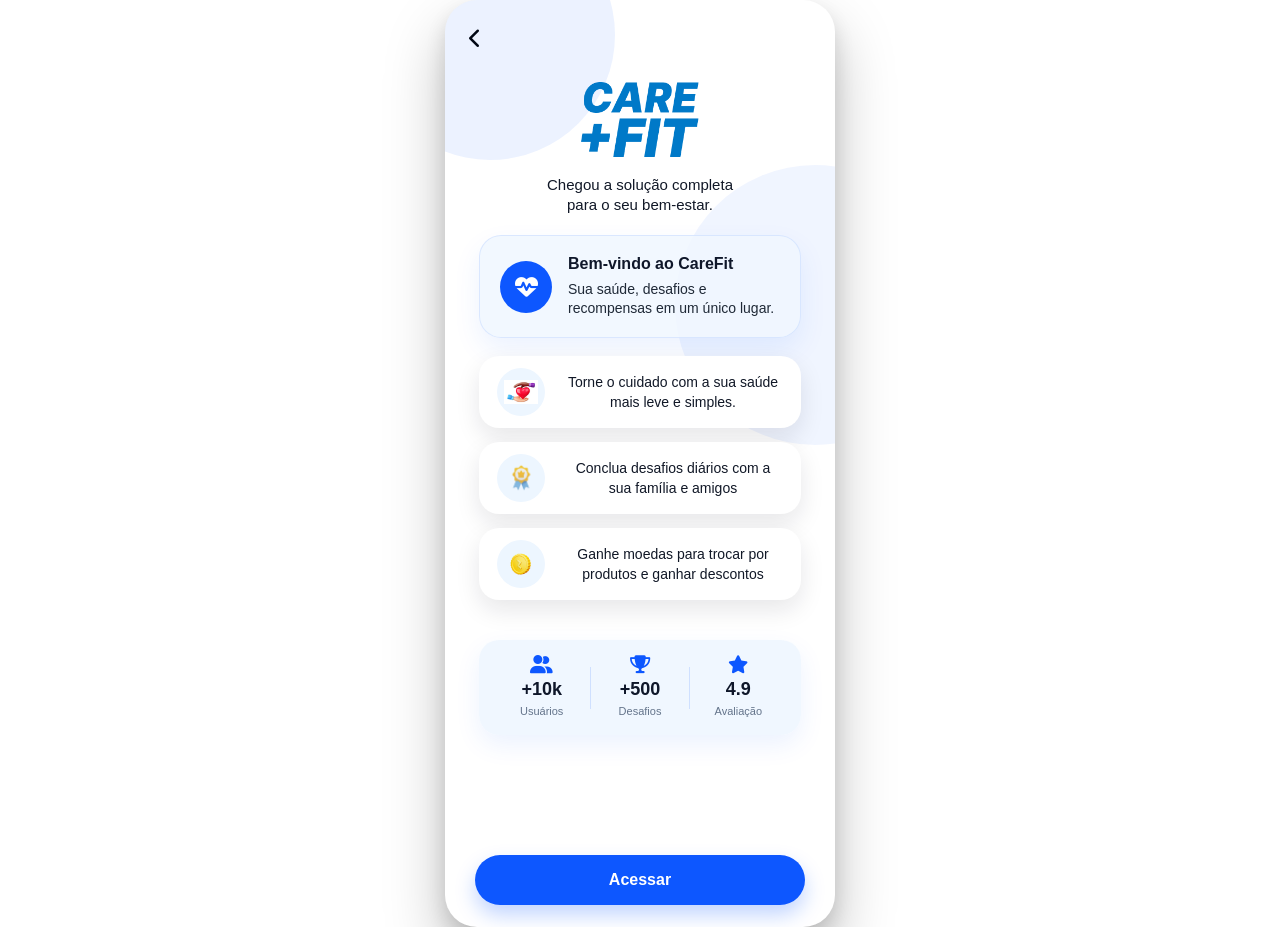
<file: pages/beneficios.html>
<!DOCTYPE html>
<html lang="pt-br">

<head>
    <meta charset="UTF-8">
    <meta name="viewport" content="width=device-width, initial-scale=1.0">

    <link rel="stylesheet" href="../assets/css/reset.css">
    <link rel="stylesheet" href="../assets/css/bootstrap.min.css">
    <link rel="stylesheet" href="https://cdnjs.cloudflare.com/ajax/libs/font-awesome/6.5.0/css/all.min.css">

    <link rel="stylesheet" href="../assets/css/global.css">
    <link rel="stylesheet" href="../assets/css/beneficios.css">

    <title>Benefícios</title>
</head>

<body>

    <div class="app-screen permission-page">

        <header class="permission-header">

            <a href="../index.html" class="back-arrow" aria-label="Voltar para a home">
                <i class="fa-solid fa-chevron-left"></i>
            </a>

        </header>

        <main class="permission-content">

            <img src="../assets/images/global/logos/carefitazul.png" class="permission-logo" alt="Care Fit">

            <p class="permission-subtitle">
                Chegou a solução completa<br>
                para o seu bem-estar.
            </p>

            <section class="welcome-card">
                <div class="welcome-icon">
                    <i class="fa-solid fa-heart-pulse"></i>
                </div>

                <div>
                    <h2>Bem-vindo ao CareFit</h2>
                    <p>Sua saúde, desafios e recompensas em um único lugar.</p>
                </div>
            </section>

            <section class="benefits-list">

                <div class="benefit-card">
                    <div class="benefit-icon">
                        <img src="../assets/images/global/cuidado.png" alt="Cuidado">
                    </div>
                    <p>Torne o cuidado com a sua saúde mais leve e simples.</p>
                </div>

                <div class="benefit-card">
                    <div class="benefit-icon">
                        <img src="../assets/images/global/medalha.png" alt="Medalha">
                    </div>
                    <p>Conclua desafios diários com a sua família e amigos</p>
                </div>

                <div class="benefit-card">
                    <div class="benefit-icon">
                        <img src="../assets/images/global/moeda.png" alt="Moeda">
                    </div>
                    <p>Ganhe moedas para trocar por produtos e ganhar descontos</p>
                </div>

            </section>

            <section class="stats-card">

                <div class="stat-item">
                    <i class="fa-solid fa-user-group"></i>
                    <strong>+10k</strong>
                    <span>Usuários</span>
                </div>

                <div class="stat-divider"></div>

                <div class="stat-item">
                    <i class="fa-solid fa-trophy"></i>
                    <strong>+500</strong>
                    <span>Desafios</span>
                </div>

                <div class="stat-divider"></div>

                <div class="stat-item">
                    <i class="fa-solid fa-star"></i>
                    <strong>4.9</strong>
                    <span>Avaliação</span>
                </div>

            </section>

        </main>

        <footer class="permission-footer">
            <a href="friends.html" class="access-btn">Acessar</a>
        </footer>

    </div>

</body>

</html>
</file>
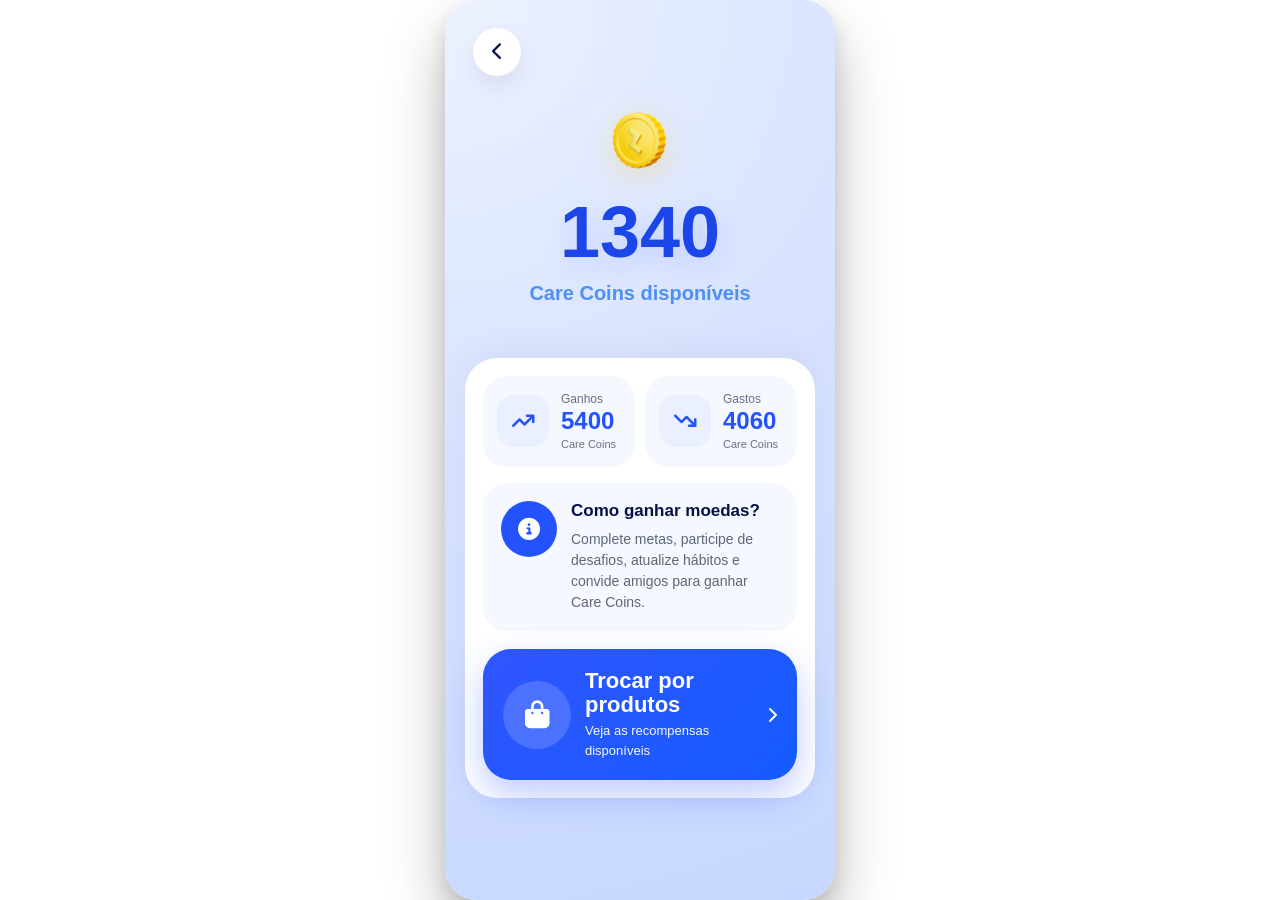
<file: pages/coins.html>
<!DOCTYPE html>
<html lang="pt-br">

<head>
  <meta charset="UTF-8">
  <meta name="viewport" content="width=device-width, initial-scale=1.0">

  <!-- CSS -->
  <link rel="stylesheet" href="../assets/css/reset.css">
  <link rel="stylesheet" href="../assets/css/bootstrap.min.css">
  <link rel="stylesheet" href="https://cdnjs.cloudflare.com/ajax/libs/font-awesome/6.5.0/css/all.min.css">

  <!-- GLOBAL + PAGE -->
  <link rel="stylesheet" href="../assets/css/global.css">
  <link rel="stylesheet" href="../assets/css/coins.css">

  <title>Coins</title>
</head>

<body>

    <div class="app-screen coins-page">

    <!-- HEADER -->
    <header class="coins-header">
        <a href="desafio.html" class="back-btn">
            <i class="fa-solid fa-chevron-left"></i>
        </a>
    </header>

    <!-- FUNDO -->
    <div class="coins-bg"></div>

    <!-- CONTEÚDO -->
    <main class="coins-content">

        <section class="hero-section">

            <img
                src="../assets/images/global/moeda.png"
                class="coin-img"
                alt="Moeda">

            <h1 class="coins-value">1340</h1>

            <span class="coins-subtitle">
                Care Coins disponíveis
            </span>

        </section>

        <section class="coins-panel">

            <!-- GANHOS E GASTOS -->

            <div class="stats-grid">

                <div class="stat-card">

                    <div class="stat-icon">
                        <i class="fa-solid fa-arrow-trend-up"></i>
                    </div>

                    <div>
                        <span>Ganhos</span>
                        <strong>5400</strong>
                        <small>Care Coins</small>
                    </div>

                </div>

                <div class="stat-card">

                    <div class="stat-icon">
                        <i class="fa-solid fa-arrow-trend-down"></i>
                    </div>

                    <div>
                        <span>Gastos</span>
                        <strong>4060</strong>
                        <small>Care Coins</small>
                    </div>

                </div>

            </div>

            <!-- INFO -->

            <div class="info-card">

                <div class="info-circle">
                    <i class="fa-solid fa-circle-info"></i>
                </div>

                <div>

                    <h3>Como ganhar moedas?</h3>

                    <p>
                        Complete metas, participe de desafios,
                        atualize hábitos e convide amigos para
                        ganhar Care Coins.
                    </p>

                </div>

            </div>

            <!-- MARKETPLACE -->

            <a href="marketplace.html" class="marketplace-card">

                <div class="marketplace-icon">
                    <i class="fa-solid fa-bag-shopping"></i>
                </div>

                <div class="marketplace-text">

                    <h3>Trocar por produtos</h3>

                    <span>
                        Veja as recompensas disponíveis
                    </span>

                </div>

                <i class="fa-solid fa-chevron-right"></i>

            </a>

        </section>

    </main>

</div>

</body>
</html>
</file>
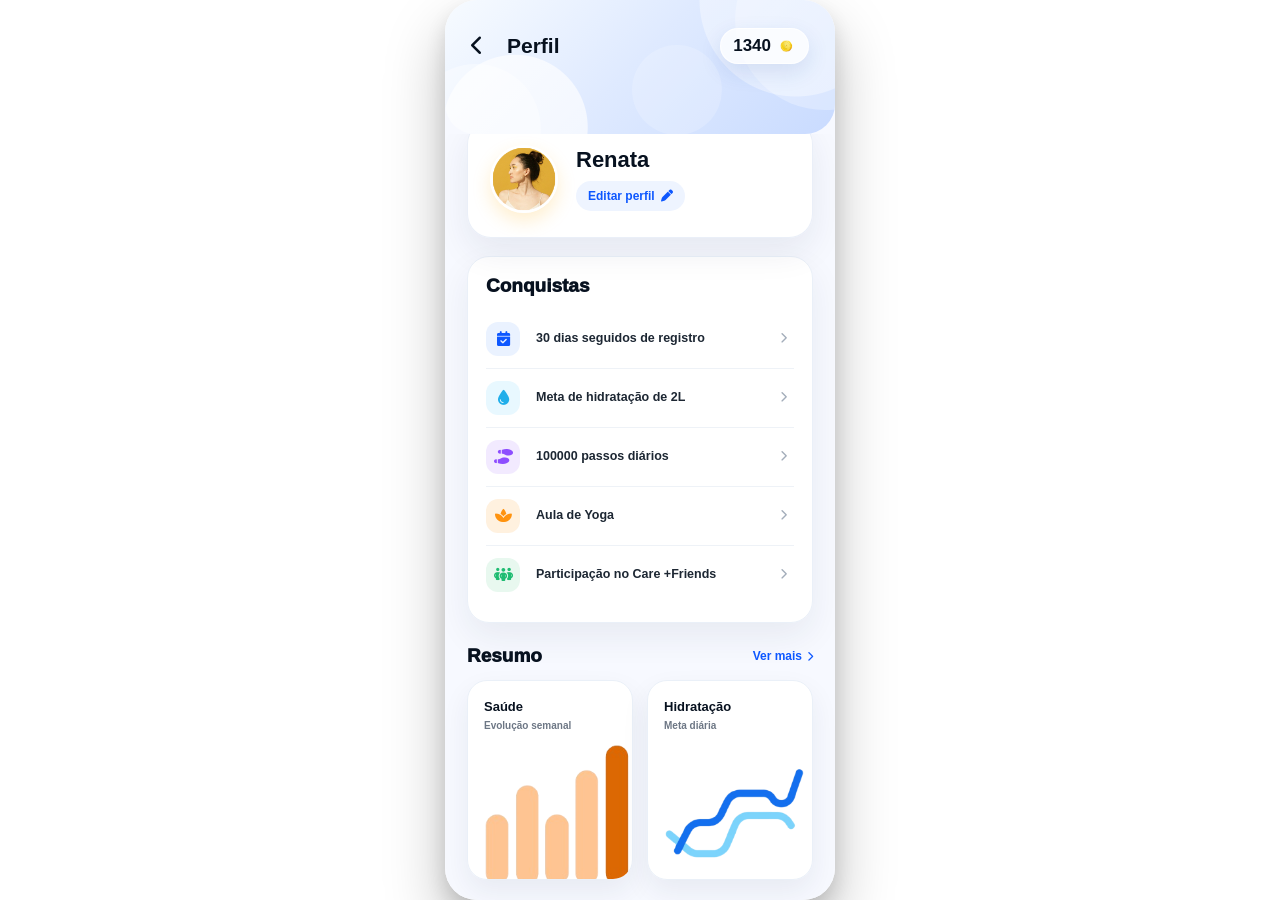
<file: pages/perfil.html>
<!DOCTYPE html>
<html lang="pt-BR">

<head>
  <meta charset="UTF-8">
  <meta name="viewport" content="width=device-width, initial-scale=1.0">
  <title>Perfil</title>

  <link rel="stylesheet" href="../assets/css/reset.css">
  <link rel="stylesheet" href="../assets/css/bootstrap.min.css">
  <link rel="stylesheet" href="https://cdnjs.cloudflare.com/ajax/libs/font-awesome/6.5.0/css/all.min.css">

  <link rel="stylesheet" href="../assets/css/global.css">
  <link rel="stylesheet" href="../assets/css/profile.css">
</head>

<body>

  <div class="app-screen profile-page">

    <header class="profile-header">

      <div class="profile-header-main">
        <a href="../index.html" class="profile-back" aria-label="Voltar">
          <i class="fa-solid fa-chevron-left"></i>
        </a>

        <h1>Perfil</h1>

        <div class="profile-balance">
          <span>1340</span>
          <img src="../assets/images/global/moeda.png" alt="Moeda">
        </div>
      </div>

      <span class="header-shape shape-one"></span>
      <span class="header-shape shape-two"></span>
      <span class="header-shape shape-three"></span>
    </header>

    <main class="profile-content">

      <section class="profile-user-card">
        <img src="../assets/images/global/avatars/avatar2.png" alt="Renata" class="profile-img">

        <div>
          <h2>Renata</h2>

          <a href="#" class="edit-profile-btn">
            Editar perfil
            <i class="fa-solid fa-pen"></i>
          </a>
        </div>
      </section>

      <section class="profile-achievements">
        <div class="section-title-row">
          <h3>Conquistas</h3>
        </div>

        <div class="achievement-item">
          <div class="achievement-icon blue">
            <i class="fa-solid fa-calendar-check"></i>
          </div>

          <span>30 dias seguidos de registro</span>
          <i class="fa-solid fa-chevron-right"></i>
        </div>

        <div class="achievement-item">
          <div class="achievement-icon cyan">
            <i class="fa-solid fa-droplet"></i>
          </div>

          <span>Meta de hidratação de 2L</span>
          <i class="fa-solid fa-chevron-right"></i>
        </div>

        <div class="achievement-item">
          <div class="achievement-icon purple">
            <i class="fa-solid fa-shoe-prints"></i>
          </div>

          <span>100000 passos diários</span>
          <i class="fa-solid fa-chevron-right"></i>
        </div>

        <div class="achievement-item">
          <div class="achievement-icon orange">
            <i class="fa-solid fa-spa"></i>
          </div>

          <span>Aula de Yoga</span>
          <i class="fa-solid fa-chevron-right"></i>
        </div>

        <div class="achievement-item">
          <div class="achievement-icon green">
            <i class="fa-solid fa-people-group"></i>
          </div>

          <span>Participação no Care +Friends</span>
          <i class="fa-solid fa-chevron-right"></i>
        </div>
      </section>

      <section class="profile-section">
        <div class="section-title-row">
          <h3>Resumo</h3>

          <a href="#">Ver mais <i class="fa-solid fa-chevron-right"></i></a>
        </div>

        <div class="summary-grid">
          <article class="summary-card">
            <span>Saúde</span>
            <small>Evolução semanal</small>
            <img src="../assets/images/global/grafico.saude.png" class="graph-img" alt="Gráfico de saúde">
          </article>

          <article class="summary-card">
            <span>Hidratação</span>
            <small>Meta diária</small>
            <img src="../assets/images/global/grafico.png" class="graph-img" alt="Gráfico de hidratação">
          </article>
        </div>
      </section>

      <section class="profile-section">
        <div class="section-title-row">
          <h3>Exercícios</h3>

          <a href="#">Ver todos <i class="fa-solid fa-chevron-right"></i></a>
        </div>

        <article class="feature-card">
          <div class="feature-text">
            <span class="tag blue-tag">PRATIQUE</span>
            <h4>Yoga</h4>
            <strong class="green">10min</strong>

            <div class="feature-coins">
              <img src="../assets/images/global/moeda.png" alt="Moeda">
              <small>Até 1000 Care Coins</small>
            </div>
          </div>

          <img src="../assets/images/local/yoga.png" alt="Yoga" class="feature-img">
        </article>
      </section>

      <section class="profile-section">
        <div class="section-title-row">
          <h3>Alimentação</h3>

          <a href="#">Ver todas <i class="fa-solid fa-chevron-right"></i></a>
        </div>

        <article class="feature-card food-card">
          <div class="feature-text">
            <span class="tag pink-tag">DICAS</span>
            <h4>Prato do dia</h4>
            <strong class="pink">400kcal</strong>
          </div>

          <img src="../assets/images/global/prato.png" alt="Prato do dia" class="feature-img food-img">
        </article>
      </section>

      <section class="profile-section">
        <div class="section-title-row">
          <h3>Care +Friends</h3>

          <a href="desafio.html">Ver todos <i class="fa-solid fa-chevron-right"></i></a>
        </div>

        <article class="friends-card">
          <div class="feature-text">
            <span class="tag purple-tag">PRATIQUE</span>
            <h4>Desafios</h4>
            <strong class="purple">+30 pessoas</strong>
          </div>

          <div class="mini-network">
            <img src="../assets/images/global/avatars/avatar2.png" class="network-center" alt="">
            <img src="../assets/images/global/avatars/avatar1.png" class="n1" alt="">
            <img src="../assets/images/global/avatars/avatar3.png" class="n2" alt="">
            <img src="../assets/images/global/avatars/avatar4.png" class="n3" alt="">
            <img src="../assets/images/global/avatars/avatar5.png" class="n4" alt="">
            <img src="../assets/images/global/avatars/avatar6.png" class="n5" alt="">

            <span class="network-dot d1"></span>
            <span class="network-dot d2"></span>
            <span class="network-dot d3"></span>
            <span class="network-dot d4"></span>
          </div>
        </article>
      </section>

      <section class="connect-section">
        <p>
          Conecte sua conta do Instagram para receber recomendações e uma experiência ainda mais imersiva.
        </p>

        <a href="https://www.instagram.com" class="instagram-btn">
          <i class="fa-brands fa-instagram"></i>
          Conectar Instagram
        </a>
      </section>

    </main>

  </div>

</body>

</html>
</file>
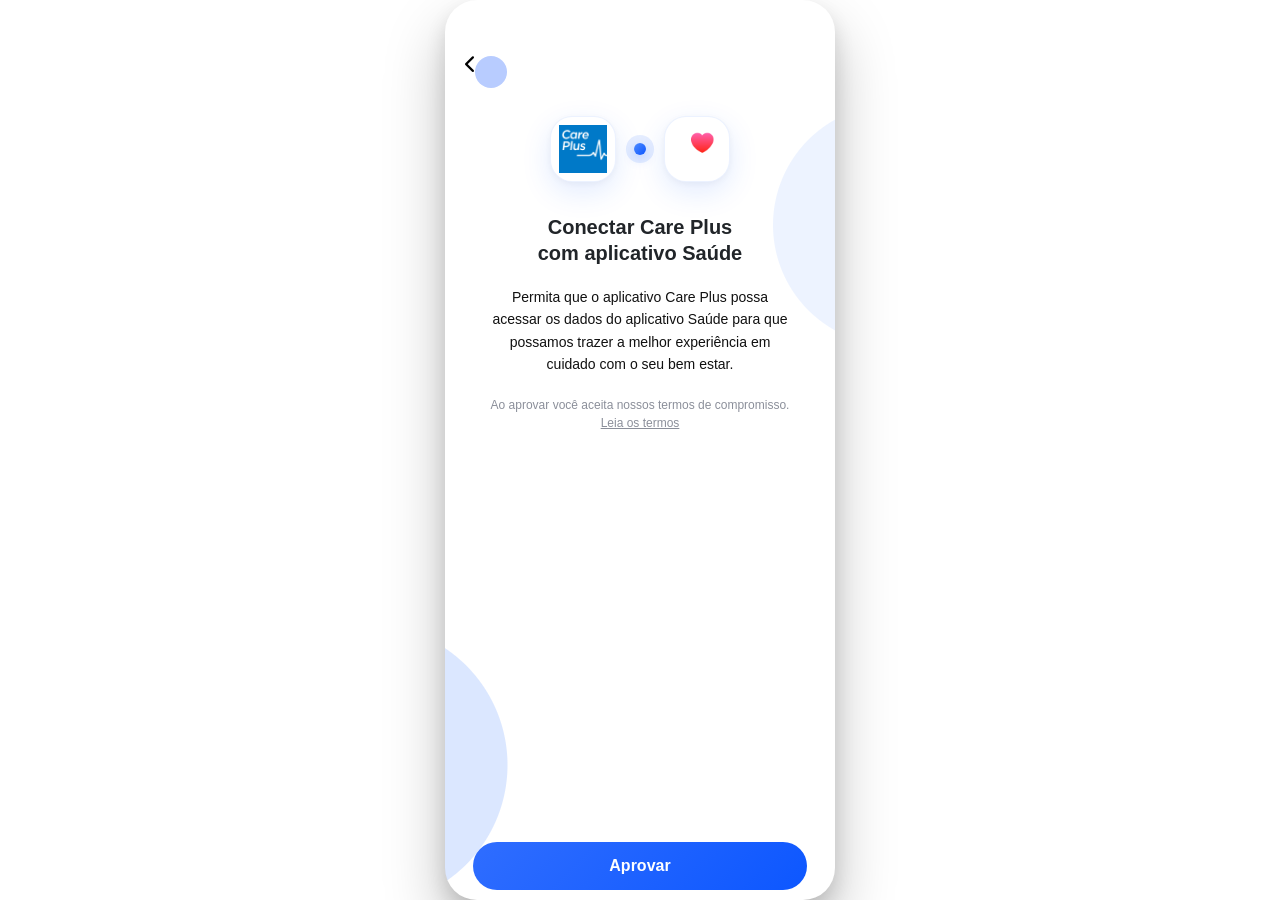
<file: pages/permissao.html>
<!DOCTYPE html>
<html lang="pt-br">

<head>
    <meta charset="UTF-8">
    <meta name="viewport" content="width=device-width, initial-scale=1.0">

    <link rel="stylesheet" href="../assets/css/reset.css">
    <link rel="stylesheet" href="../assets/css/bootstrap.min.css">
    <link rel="stylesheet" href="https://cdnjs.cloudflare.com/ajax/libs/font-awesome/6.5.0/css/all.min.css">

    <link rel="stylesheet" href="../assets/css/global.css">
    <link rel="stylesheet" href="../assets/css/permissao.css">

    <title>Permissão</title>
</head>

<body>

    <div class="app-screen permission-page">

        <header class="permission-header">

            <a href="../index.html" class="back-btn">
                <i class="fa-solid fa-chevron-left"></i>
            </a>
        </header>

        <main class="permission-content">

            <div class="permission-icons">
                <div class="app-icon">
                    <img src="../assets/images/global/logos/iconazul.png" alt="Care Plus">
                </div>

                <span class="connect-dot"></span>

                <div class="app-icon">
                    <img src="../assets/images/global/apphealth.png" alt="App Saúde">
                </div>
            </div>

            <h1>
                Conectar Care Plus<br>
                com aplicativo Saúde
            </h1>

            <p class="permission-description">
                Permita que o aplicativo Care Plus possa acessar os dados do aplicativo Saúde para que possamos trazer a
                melhor experiência em cuidado com o seu bem estar.
            </p>

            <p class="permission-terms">
                Ao aprovar você aceita nossos termos de compromisso.
                <br>
                <a href="#">Leia os termos</a>
            </p>

        </main>

        <footer class="permission-footer">
            <a href="friends.html" class="approve-btn">Aprovar</a>
        </footer>

    </div>

</body>

</html>
</file>
<file: assets/css/global.css>
html,
body {
    width: 100%;
    min-height: 100%;
}

    body {
    margin: 0;
    background: #ffffff;
    font-family: "Sora", sans-serif;

    display: flex;
    justify-content: center;
    align-items: center;

    overflow-x: hidden;
    overflow-y: auto;
}

img {
    display: block;
    max-width: 100%;
}

button,
a,
input {
    font-family: inherit;
}

.app-screen {
    width: 100%;
    max-width: 390px;
    height: min(844px, 95vh);

    background: #ffffff;

    overflow-y: auto;
    overflow-x: hidden;

    border-radius: 32px;

    box-shadow:
        0 30px 60px rgba(0, 0, 0, 0.25),
        0 10px 20px rgba(0, 0, 0, 0.12);

    scrollbar-width: none;
}

.app-screen::-webkit-scrollbar {
    display: none;
}

@media (max-width: 480px) {
    html,
    body {
        background: #ffffff;
        min-height: 100dvh;
        overflow-x: hidden;
        overflow-y: auto;
    }

    body {
        display: block;
    }

    .app-screen {
        max-width: 100%;
        min-height: 100dvh;
        height: auto;
        border-radius: 0;
        box-shadow: none;
        background: #ffffff;
    }
}
</file>
<file: assets/css/beneficios.css>
.permission-page {
    position: relative;
    display: flex;
    flex-direction: column;
    height: 100%;
}

/* BACKGROUND ELEMENTS */

.permission-page::before {
    content: "";
    position: absolute;
    top: -90px;
    left: -80px;
    width: 250px;
    height: 250px;
    border-radius: 50%;
    background: rgba(13, 87, 255, 0.08);
    z-index: 0;
}

.permission-page::after {
    content: "";
    position: absolute;
    top: 165px;
    right: -120px;
    width: 280px;
    height: 280px;
    border-radius: 50%;
    background: rgba(13, 87, 255, 0.06);
    z-index: 0;
}

.permission-page::before,
.permission-page::after {
    pointer-events: none;
}

/* HEADER */

.permission-header {
    padding: 24px 0 0 24px;
}

.back-arrow {
    color: #000;
    font-size: 20px;
    text-decoration: none;
}

/* CONTENT */

.permission-content {
    position: relative;
    z-index: 2;
    flex: 1;
    padding: 28px 34px 96px;
    text-align: center;
}

.permission-logo {
    width: 118px;
    margin: 0 auto 18px;
}

.permission-subtitle {
    margin: 0 0 20px;
    color: #111827;
    font-size: 15px;
    line-height: 1.35;
}

/* WELCOME CARD */

.welcome-card {
    display: flex;
    align-items: center;
    gap: 16px;
    margin-bottom: 18px;
    padding: 18px 20px;
    border-radius: 22px;
    background: rgba(239, 247, 255, 0.82);
    border: 1px solid rgba(13, 87, 255, 0.10);
    box-shadow: 0 12px 28px rgba(13, 87, 255, 0.08);
    text-align: left;
}

.welcome-icon {
    flex-shrink: 0;
    width: 52px;
    height: 52px;
    border-radius: 50%;
    background: #0d57ff;
    display: flex;
    align-items: center;
    justify-content: center;
    color: #ffffff;
    font-size: 23px;
}

.welcome-card h2 {
    margin: 0 0 6px;
    color: #0f172a;
    font-size: 16px;
    font-weight: 800;
}

.welcome-card p {
    margin: 0;
    color: #1f2937;
    font-size: 14px;
    line-height: 1.4;
}

/* BENEFITS */

.benefits-list {
    display: flex;
    flex-direction: column;
    gap: 14px;
}

.benefit-card {
    display: flex;
    align-items: center;
    gap: 18px;
    min-height: 72px;
    padding: 12px 18px;
    background: #ffffff;
    border-radius: 20px;
    box-shadow: 0 10px 24px rgba(15, 23, 42, 0.10);

    transition: all 0.25s ease;
}

.benefit-card:hover {
    transform: translateY(-4px);
    box-shadow: 0 16px 30px rgba(15, 23, 42, 0.16);
}

.benefit-icon {
    flex-shrink: 0;
    width: 48px;
    height: 48px;
    border-radius: 50%;
    background: #edf6ff;
    display: flex;
    align-items: center;
    justify-content: center;
}

.benefit-card img {
    width: 34px;
    height: 34px;
    object-fit: contain;
}

.benefit-card p {
    margin: 0;
    color: #111827;
    font-size: 14px;
    line-height: 1.45;
}

/* DOTS */

.onboarding-dots {
    display: flex;
    align-items: center;
    justify-content: center;
    gap: 12px;
    margin: 18px 0;
}

.onboarding-dots span {
    width: 9px;
    height: 9px;
    border-radius: 50%;
    background: #c9d8ee;
}

.onboarding-dots .active {
    background: #0d57ff;
}

/* STATS */

.stats-card {
    display: grid;
    grid-template-columns: 1fr auto 1fr auto 1fr;
    align-items: center;
    padding: 16px 14px;
    border-radius: 20px;
    background: rgba(239, 247, 255, 0.9);
    box-shadow: 0 10px 26px rgba(13, 87, 255, 0.08);
    margin-top: 40px;
}

.stat-item {
    display: flex;
    flex-direction: column;
    align-items: center;
}

.stat-item i {
    color: #0d57ff;
    font-size: 18px;
    margin-bottom: 6px;
}

.stat-item strong {
    color: #0f172a;
    font-size: 18px;
    font-weight: 800;
    line-height: 1;
}

.stat-item span {
    margin-top: 5px;
    color: #64748b;
    font-size: 11px;
}

.stat-divider {
    width: 1px;
    height: 42px;
    background: rgba(13, 87, 255, 0.14);
}

/* FOOTER */

.permission-footer {
    padding: 24px 30px 22px;
    margin-top: auto;
}

.access-btn {
    display: flex;
    align-items: center;
    justify-content: center;

    width: 100%;
    height: 50px;

    background: #0d57ff;
    color: #fff;

    border-radius: 999px;

    font-size: 16px;
    font-weight: 700;
    text-decoration: none;

    box-shadow: 0 10px 20px rgba(13, 87, 255, 0.25);
    transition: all 0.25s ease;
}

.access-btn:hover {
    transform: translateY(-2px);
    box-shadow: 0 16px 30px rgba(13, 87, 255, 0.35);
}

/* RESPONSIVO */

@media (max-width: 480px) {
    .permission-header {
        padding-inline: 22px;
    }

    .permission-content {
        padding-inline: 26px;
    }

    .permission-footer {
        padding-inline: 22px;
    }

    .back-arrow {
        left: 22px;
    }
}

@media (max-width: 380px) {
    .permission-content {
        padding-top: 22px;
        padding-bottom: 90px;
    }

    .permission-logo {
        width: 108px;
        margin-bottom: 14px;
    }

    .permission-subtitle {
        font-size: 14px;
        margin-bottom: 18px;
    }

    .welcome-card {
        padding: 16px;
        gap: 14px;
    }

    .welcome-icon {
        width: 46px;
        height: 46px;
        font-size: 21px;
    }

    .welcome-card h2 {
        font-size: 15px;
    }

    .welcome-card p {
        font-size: 13px;
    }

    .benefit-card {
        min-height: 68px;
        padding: 12px 16px;
    }

    .benefit-icon {
        width: 44px;
        height: 44px;
    }

    .benefit-card img {
        width: 30px;
        height: 30px;
    }

    .benefit-card p {
        font-size: 13px;
    }

    .stats-card {
        padding: 14px 10px;
    }

    .access-btn {
        height: 46px;
        font-size: 15px;
    }
}
</file>
<file: assets/css/coins.css>
html,
body {
    min-height: 100%;
    margin: 0;
    overflow-x: hidden;
    overflow-y: auto;
    background: #ffffff;
    font-family: "Inter", sans-serif;
}

.coins-page {
    position: relative;
    min-height: 100dvh;
    overflow-x: hidden;
    background: #fff;
}

/* BACKGROUND */

.coins-bg {
    position: absolute;
    inset: 0;

    background:
        radial-gradient(
            circle at top left,
            #edf2ff 0%,
            #d8e3ff 45%,
            #c7d7ff 100%
        );

    z-index: 0;
}

/* HEADER */

.coins-header {
    position: absolute;
    top: 0;
    left: 0;
    z-index: 20;
    width: 100%;
    padding: 28px;
}

.back-btn {
    width: 48px;
    height: 48px;

    display: flex;
    align-items: center;
    justify-content: center;

    border-radius: 50%;

    background: #fff;

    color: #06114a;

    text-decoration: none;

    font-size: 18px;

    box-shadow: 0 10px 25px rgba(0, 0, 0, .08);

    transition: .25s;
}

.back-btn:hover {
    transform: scale(1.05);
}

/* CONTENT */

.coins-content {
    position: relative;
    z-index: 2;

    height: 100%;

    overflow-y: auto;
    overflow-x: hidden;

    padding: 100px 20px 30px;

    scrollbar-width: none;
}

.coins-content::-webkit-scrollbar {
    display: none;
}

/* HERO */

.hero-section {
    display: flex;
    flex-direction: column;
    align-items: center;
    text-align: center;
}

.coin-img {
    width: 90px;

    animation: floatCoin 3s ease-in-out infinite;

    filter: drop-shadow(
        0 8px 16px rgba(255, 190, 0, .25)
    );
}

@keyframes floatCoin {

    0%,
    100% {
        transform: translateY(0);
    }

    50% {
        transform: translateY(-8px);
    }
}

.coins-value {
    margin: 16px 0 0;

    color: #1d46e8;

    font-size: 72px;
    font-weight: 900;

    line-height: 1;

    text-shadow:
        0 8px 25px rgba(36, 82, 255, .15);
}

.coins-subtitle {
    display: block;

    margin-top: 10px;

    color: #4d8ff7;

    font-size: 20px;
    font-weight: 800;
}

/* PANEL */

.coins-panel {
    margin-top: 50px;

    background: #ffffff;

    border-radius: 32px;

    padding: 18px;

    box-shadow:
        0 -10px 30px rgba(0, 0, 0, .04);
}

/* STATS */

.stats-grid {
    display: grid;
    grid-template-columns: 1fr 1fr;
    gap: 10px;
}

.stat-card {
    width: 100%;
    min-width: 0;

    background: #f5f8ff;

    border-radius: 24px;

    padding: 14px;

    display: flex;
    align-items: center;
    gap: 12px;

    box-sizing: border-box;
}

.stat-icon {
    width: 52px;
    height: 52px;

    min-width: 52px;

    border-radius: 16px;

    background: #eaf0ff;

    display: flex;
    align-items: center;
    justify-content: center;

    color: #2452ff;

    font-size: 20px;
}

.stat-content {
    min-width: 0;
}

.stat-card span {
    display: block;

    font-size: 12px;

    color: #667085;
}

.stat-card strong {
    display: block;

    color: #2452ff;

    font-size: 24px;
    font-weight: 900;

    line-height: 1.1;
}

.stat-card small {
    display: block;

    margin-top: 2px;

    color: #667085;

    font-size: 11px;
}

/* INFO */

.info-card {
    margin-top: 16px;

    background: #f5f8ff;

    border-radius: 24px;

    padding: 18px;

    display: flex;
    align-items: flex-start;
    gap: 14px;
}

.info-circle {
    width: 56px;
    height: 56px;

    min-width: 56px;

    border-radius: 50%;

    background: #2452ff;

    color: #fff;

    display: flex;
    align-items: center;
    justify-content: center;

    font-size: 22px;
}

.info-content {
    flex: 1;
}

.info-card h3 {
    margin: 0 0 8px;

    color: #06114a;

    font-size: 17px;
    font-weight: 900;
}

.info-card p {
    margin: 0;

    color: #5e6777;

    font-size: 14px;

    line-height: 1.5;
}

/* MARKETPLACE */

.marketplace-card {
    margin-top: 18px;

    background: linear-gradient(
        135deg,
        #3155ff,
        #145bff
    );

    border-radius: 28px;

    padding: 20px;

    display: flex;
    align-items: center;
    gap: 14px;

    color: #fff;
    text-decoration: none;

    box-shadow:
        0 15px 35px rgba(49, 85, 255, .30);

    transition: .25s;
}

.marketplace-card:hover {
    transform: translateY(-4px);
}

.marketplace-icon {
    width: 68px;
    height: 68px;

    min-width: 68px;

    border-radius: 50%;

    background: rgba(255, 255, 255, .16);

    display: flex;
    align-items: center;
    justify-content: center;

    font-size: 28px;
}

.marketplace-text {
    flex: 1;
    min-width: 0;
}

.marketplace-text h3 {
    margin: 0 0 4px;

    font-size: 22px;
    font-weight: 900;

    line-height: 1.1;
}

.marketplace-text span {
    display: block;

    font-size: 13px;

    opacity: .95;
}

.marketplace-arrow {
    font-size: 18px;
}
</file>
<file: assets/css/profile.css>
.profile-page {
    position: relative;
    min-height: 100dvh;
    overflow-x: hidden;
    background: #f7f9ff;
    color: #07111f;
    font-family: "Inter", sans-serif;
}

/* HEADER */

.profile-header {
    position: relative;
    height: 134px;
    overflow: hidden;
    flex-shrink: 0;
    background:
        radial-gradient(circle at 18% 95%, rgba(255, 255, 255, 0.65) 0 72px, transparent 73px),
        radial-gradient(circle at 90% 0%, rgba(255, 255, 255, 0.38) 0 96px, transparent 97px),
        linear-gradient(135deg, #f7fbff 0%, #dfeaff 48%, #c9dbff 100%);
    border-bottom-left-radius: 30px;
    border-bottom-right-radius: 30px;
}

.header-shape {
    position: absolute;
    border-radius: 999px;
    pointer-events: none;
}

.shape-one {
    width: 130px;
    height: 130px;
    left: -34px;
    bottom: -60px;
    background: rgba(255, 255, 255, 0.35);
}

.shape-two {
    width: 180px;
    height: 180px;
    right: -80px;
    top: -70px;
    background: rgba(255, 255, 255, 0.28);
}

.shape-three {
    width: 90px;
    height: 90px;
    left: 48%;
    top: 45px;
    background: rgba(255, 255, 255, 0.18);
}

.profile-header-main {
    position: relative;
    z-index: 2;
    display: grid;
    grid-template-columns: 36px 1fr auto;
    align-items: center;
    padding: 28px 26px 0;
}

.profile-back {
    width: 34px;
    height: 34px;
    display: flex;
    align-items: center;
    justify-content: flex-start;
    color: #07111f;
    font-size: 20px;
    text-decoration: none;
}

.profile-header h1 {
    margin: 0;
    color: #07111f;
    font-size: 21px;
    font-weight: 900;
}

.profile-balance {
    display: inline-flex;
    align-items: center;
    gap: 6px;
    height: 36px;
    padding: 0 12px;
    color: #07111f;
    background: rgba(255, 255, 255, 0.72);
    border: 1px solid rgba(255, 255, 255, 0.82);
    border-radius: 999px;
    box-shadow: 0 8px 22px rgba(28, 74, 156, 0.12);
    font-size: 17px;
    font-weight: 900;
}

.profile-balance img {
    width: 19px;
    height: 19px;
    object-fit: contain;
}

/* CONTENT */

.profile-content {
    min-height: calc(100dvh - 134px);
    padding: 0 22px 128px;
    overflow-y: auto;
    overflow-x: hidden;
    scrollbar-width: none;
}

.profile-content::-webkit-scrollbar {
    display: none;
}

/* USER CARD */

.profile-user-card {
    position: relative;
    z-index: 5;
    display: flex;
    align-items: center;
    gap: 18px;
    min-height: 118px;
    padding: 22px 22px;
    margin: -14px 0 18px;
    background: rgba(255, 255, 255, 0.96);
    border: 1px solid rgba(232, 238, 248, 0.9);
    border-radius: 24px;
    box-shadow: 0 14px 34px rgba(24, 43, 77, 0.08);
}

.profile-img {
    width: 68px;
    height: 68px;
    flex-shrink: 0;
    border-radius: 50%;
    object-fit: cover;
    box-shadow: 0 8px 18px rgba(255, 184, 35, 0.22);
}

.profile-user-card h2 {
    margin: 0;
    color: #07111f;
    font-size: 22px;
    font-weight: 900;
}

.edit-profile-btn {
    display: inline-flex;
    align-items: center;
    gap: 6px;
    margin-top: 7px;
    padding: 6px 12px;
    color: #0d57ff;
    background: #eef4ff;
    border-radius: 999px;
    font-size: 12px;
    font-weight: 850;
    text-decoration: none;
}

.edit-profile-btn:hover {
    color: #0d57ff;
}

/* TITLES */

.profile-section {
    margin-bottom: 20px;
}

.section-title-row {
    display: flex;
    align-items: center;
    justify-content: space-between;
    margin-bottom: 12px;
}

.profile-achievements h3,
.profile-section h3 {
    margin: 0;
    color: #07111f;
    font-size: 19px;
    font-weight: 950;
}

.section-title-row a {
    display: inline-flex;
    align-items: center;
    gap: 5px;
    color: #0d57ff;
    font-size: 12px;
    font-weight: 800;
    text-decoration: none;
}

.section-title-row a i {
    font-size: 10px;
}

/* ACHIEVEMENTS */

.profile-achievements {
    padding: 18px;
    margin-bottom: 22px;
    background: rgba(255, 255, 255, 0.96);
    border: 1px solid #eaf0f8;
    border-radius: 22px;
    box-shadow: 0 14px 34px rgba(24, 43, 77, 0.07);
}

.achievement-item {
    display: grid;
    grid-template-columns: 38px 1fr 14px;
    align-items: center;
    gap: 12px;
    padding: 12px 0;
    border-bottom: 1px solid #eef2f7;
}

.achievement-item:last-child {
    border-bottom: none;
}

.achievement-icon {
    width: 34px;
    height: 34px;
    display: flex;
    align-items: center;
    justify-content: center;
    border-radius: 12px;
    font-size: 15px;
}

.achievement-icon.blue {
    color: #0d57ff;
    background: #eaf2ff;
}

.achievement-icon.cyan {
    color: #20aeea;
    background: #e8f8ff;
}

.achievement-icon.purple {
    color: #8d4dff;
    background: #f2eaff;
}

.achievement-icon.orange {
    color: #ff930f;
    background: #fff1df;
}

.achievement-icon.green {
    color: #1fbc72;
    background: #e8f8ef;
}

.achievement-item span {
    color: #1d2733;
    font-size: 12.5px;
    font-weight: 750;
}

.achievement-item > i {
    color: #a3adba;
    font-size: 11px;
}

/* SUMMARY */

.summary-grid {
    display: grid;
    grid-template-columns: 1fr 1fr;
    gap: 14px;
}

.summary-card {
    height: 200px;
    padding: 16px;
    overflow: hidden;
    background: rgba(255, 255, 255, 0.96);
    border: 1px solid #eaf0f8;
    border-radius: 20px;
    box-shadow: 0 12px 28px rgba(24, 43, 77, 0.07);
}

.summary-card span {
    display: block;
    margin-bottom: 2px;
    color: #07111f;
    font-size: 13px;
    font-weight: 900;
}

.summary-card small {
    display: block;
    margin-bottom: 6px;
    color: #6d7785;
    font-size: 10px;
    font-weight: 600;
}

.graph-img {
    width: 118%;
    max-width: none;
    height: auto;
    display: block;
    margin: 0 auto;
    transform: translateX(-4%) scale(1.05);
}

/* FEATURE CARDS */

.feature-card,
.friends-card {
    position: relative;
    display: flex;
    justify-content: space-between;
    min-height: 132px;
    overflow-x: hidden;
    background: rgba(255, 255, 255, 0.96);
    border: 1px solid #eaf0f8;
    border-radius: 22px;
    box-shadow: 0 12px 28px rgba(24, 43, 77, 0.07);
}

.feature-text {
    position: relative;
    z-index: 2;
    display: flex;
    flex: 1;
    flex-direction: column;
    justify-content: space-between;
    padding: 18px 16px;
}

.tag {
    align-self: flex-start;
    padding: 5px 8px;
    border-radius: 999px;
    font-size: 9px;
    font-weight: 900;
}

.blue-tag {
    color: #0d57ff;
    background: #eaf2ff;
}

.pink-tag {
    color: #ff4fa3;
    background: #ffeaf4;
}

.purple-tag {
    color: #7b37ff;
    background: #f2eaff;
}

.feature-text h4 {
    margin: 0;
    color: #07111f;
    font-size: 15px;
    font-weight: 850;
}

.feature-text strong {
    display: block;
    font-size: 29px;
    font-weight: 950;
    font-style: italic;
    line-height: 1;
}

.feature-text strong.green {
    color: #19c876;
}

.feature-text strong.pink {
    color: #ff4fa3;
}

.feature-text strong.purple {
    color: #7b37ff;
}

.feature-coins {
    display: flex;
    align-items: center;
    gap: 5px;
}

.feature-coins img {
    width: 15px;
    height: 15px;
}

.feature-coins small {
    color: #5f6875;
    font-size: 9.5px;
    font-weight: 600;
}

.feature-img {
    width: 142px;
    min-height: 132px;
    object-fit: cover;
    border-top-left-radius: 18px;
    border-bottom-left-radius: 18px;
}

.food-card {
    background:
        linear-gradient(90deg, #fff9fc 0%, #ffffff 55%, #fff0f7 100%);
}

.food-img {
    width: 158px;
    height: 132px;
    align-self: center;
    border-radius: 70px 0 0 70px;
    object-fit: cover;
}

/* FRIENDS */

.friends-card {
    min-height: 146px;
    background:
        radial-gradient(circle at 78% 28%, rgba(130, 73, 255, 0.10) 0 70px, transparent 71px),
        linear-gradient(135deg, #ffffff 0%, #fbf8ff 100%);
}

.mini-network {
    position: relative;
    width: 155px;
    height: 145px;
    margin: auto 8px auto 0;
    flex-shrink: 0;
}

.mini-network img {
    position: absolute;
    border: 3px solid #ffffff;
    border-radius: 50%;
    object-fit: cover;
    box-shadow: 0 8px 18px rgba(24, 43, 77, 0.14);
}

.network-center {
    top: 52px;
    left: 54px;
    width: 48px;
    height: 48px;
    z-index: 4;
}

.n1 {
    top: 16px;
    left: 70px;
    width: 31px;
    height: 31px;
}

.n2 {
    top: 32px;
    right: 15px;
    width: 31px;
    height: 31px;
}

.n3 {
    right: 32px;
    bottom: 18px;
    width: 31px;
    height: 31px;
}

.n4 {
    bottom: 20px;
    left: 28px;
    width: 31px;
    height: 31px;
}

.n5 {
    top: 48px;
    left: 12px;
    width: 31px;
    height: 31px;
}

.network-dot {
    position: absolute;
    width: 7px;
    height: 7px;
    background: #7b37ff;
    border-radius: 50%;
    opacity: 0.85;
}

.d1 {
    top: 8px;
    left: 45px;
}

.d2 {
    top: 24px;
    right: 4px;
}

.d3 {
    bottom: 30px;
    left: 6px;
}

.d4 {
    bottom: 12px;
    right: 66px;
}

/* CONNECT */

.connect-section {
    padding: 6px 0 92px;
    text-align: center;
}

.connect-section p {
    max-width: 320px;
    margin: 0 auto 14px;
    color: #657081;
    font-size: 12px;
    line-height: 1.45;
    font-weight: 500;
}

.instagram-btn {
    display: flex;
    align-items: center;
    justify-content: center;
    gap: 10px;
    width: 100%;
    height: 46px;
    color: #ffffff;
    background: linear-gradient(90deg, #ff4f8d 0%, #c135d8 100%);
    border-radius: 999px;
    box-shadow: 0 14px 30px rgba(193, 53, 216, 0.22);
    font-size: 14px;
    font-weight: 900;
    text-decoration: none;
}

.instagram-btn:hover {
    color: #ffffff;
}

/* TRANSIÇÕES */

.profile-back,
.edit-profile-btn,
.section-title-row a,
.instagram-btn,
.feature-card,
.friends-card,
.summary-card,
.profile-achievements,
.achievement-item,
.profile-user-card {
    transition: all 0.25s ease;
}

.profile-back:hover,
.section-title-row a:hover {
    transform: translateX(-2px);
    opacity: 0.75;
}

.edit-profile-btn:hover {
    transform: translateY(-2px);
    background: #dfeaff;
}

.profile-user-card:hover,
.profile-achievements:hover,
.summary-card:hover,
.feature-card:hover,
.friends-card:hover {
    transform: translateY(-4px);
    box-shadow: 0 18px 38px rgba(24, 43, 77, 0.12);
}

.achievement-item:hover {
    padding-left: 6px;
    background: #f8fbff;
    border-radius: 14px;
}

.achievement-item:hover .achievement-icon {
    transform: scale(1.08);
}

.achievement-icon,
.feature-img,
.food-img,
.mini-network img,
.network-dot {
    transition: all 0.25s ease;
}

.feature-card:hover .feature-img,
.food-card:hover .food-img {
    transform: scale(1.04);
}

.friends-card:hover .network-center {
    transform: scale(1.12);
}

.friends-card:hover .mini-network img:not(.network-center) {
    transform: scale(1.06);
}

.instagram-btn:hover {
    transform: translateY(-3px);
    box-shadow: 0 18px 34px rgba(193, 53, 216, 0.32);
}


.network-dot {
    animation: pulseDot 1.8s ease-in-out infinite;
}

.d2 {
    animation-delay: 0.2s;
}

.d3 {
    animation-delay: 0.4s;
}

.d4 {
    animation-delay: 0.6s;
}

@keyframes pulseDot {
    0%, 100% {
        transform: scale(1);
        opacity: 0.55;
    }

    50% {
        transform: scale(1.5);
        opacity: 1;
    }
}
</file>
<file: assets/css/permissao.css>
.permission-page {
    position: relative;
    display: flex;
    flex-direction: column;
    width: 100%;
    min-height: 100dvh;
    overflow-x: hidden;
    background:
        radial-gradient(circle at -20% 85%,
            #dbe7ff 0,
            #dbe7ff 140px,
            transparent 141px),

        radial-gradient(circle at 115% 25%,
            #edf3ff 0,
            #edf3ff 120px,
            transparent 121px),

        #ffffff;
}

/* HEADER */

.permission-header {
    position: relative;
    padding: 16px 24px 0;
}


/* BOTÃO VOLTAR */

.back-btn {
    position: absolute;
    top: 52px;
    left: 20px;

    z-index: 9999;

    font-size: 18px;
    color: #000;
    text-decoration: none;
    transition: 0.25s;
}

.back-btn:hover {
    transform: translateX(-3px);
}

/* CONTEÚDO */

.permission-content {
    flex: 1;
    padding: 100px 32px 120px;
    text-align: center;
    position: relative;
}

.permission-content::before {
    content: "";

    position: absolute;

    width: 32px;
    height: 32px;

    border-radius: 50%;

    background: #b8ccff;

    left: 30px;
    top: 40px;
}

/* ICONES */

.permission-icons {
    display: flex;
    align-items: center;
    justify-content: center;
    gap: 18px;
    margin-bottom: 32px;
}

.app-icon {
    width: 66px;
    height: 66px;

    display: flex;
    align-items: center;
    justify-content: center;

    border-radius: 22px;

    background: #ffffff;

    border: 1px solid rgba(13, 87, 255, 0.08);

    box-shadow:
        0 10px 30px rgba(13, 87, 255, 0.12),
        0 2px 6px rgba(0, 0, 0, 0.04);
}

.app-icon img {
    width: 48px;
    height: 48px;
    object-fit: contain;
}

.connect-dot {
    width: 12px;
    height: 12px;

    border-radius: 50%;

    background: linear-gradient(135deg,
            #4f8cff,
            #0d57ff);

    box-shadow:
        0 0 0 8px rgba(13, 87, 255, 0.10),
        0 4px 12px rgba(13, 87, 255, 0.25);
}

/* TEXTOS */

.permission-content h1 {
    font-size: 20px;
    font-weight: 800;
    line-height: 1.3;
    margin-bottom: 20px;
}

.permission-description {
    font-size: 14px;
    line-height: 1.6;
    color: #111;
    max-width: 300px;
    margin: 0 auto 20px;
}

.permission-terms {
    font-size: 12px;
    color: #8b8f9a;
}

.permission-terms a {
    color: #8b8f9a;
    text-decoration: underline;
}

/* BOTÃO */

.permission-footer {
    position: absolute;
    bottom: 10px;
    left: 0;
    right: 0;
    padding: 0 28px;
}

.approve-btn {
    display: flex;
    justify-content: center;
    align-items: center;

    width: 100%;
    height: 48px;

    background: linear-gradient(135deg,
            #2f6dff,
            #0d57ff);

    color: #fff;
    text-decoration: none;

    border-radius: 999px;

    font-weight: 700;

    transition: 0.3s;
}

.approve-btn:hover {
    transform: translateY(-2px);
    box-shadow: 0 10px 25px rgba(13, 87, 255, 0.25);
}

.home-indicator {
    width: 110px;
    height: 4px;
    background: #000;
    margin: 12px auto 0;
    border-radius: 999px;
}

.permission-header,
.permission-content {
    position: relative;
}

/* RESPONSIVO */

@media (max-width: 480px) {
    .permission-content {
        padding: 90px 24px 120px;
    }

    .permission-footer {
        padding: 0 20px;
    }
}
</file>
